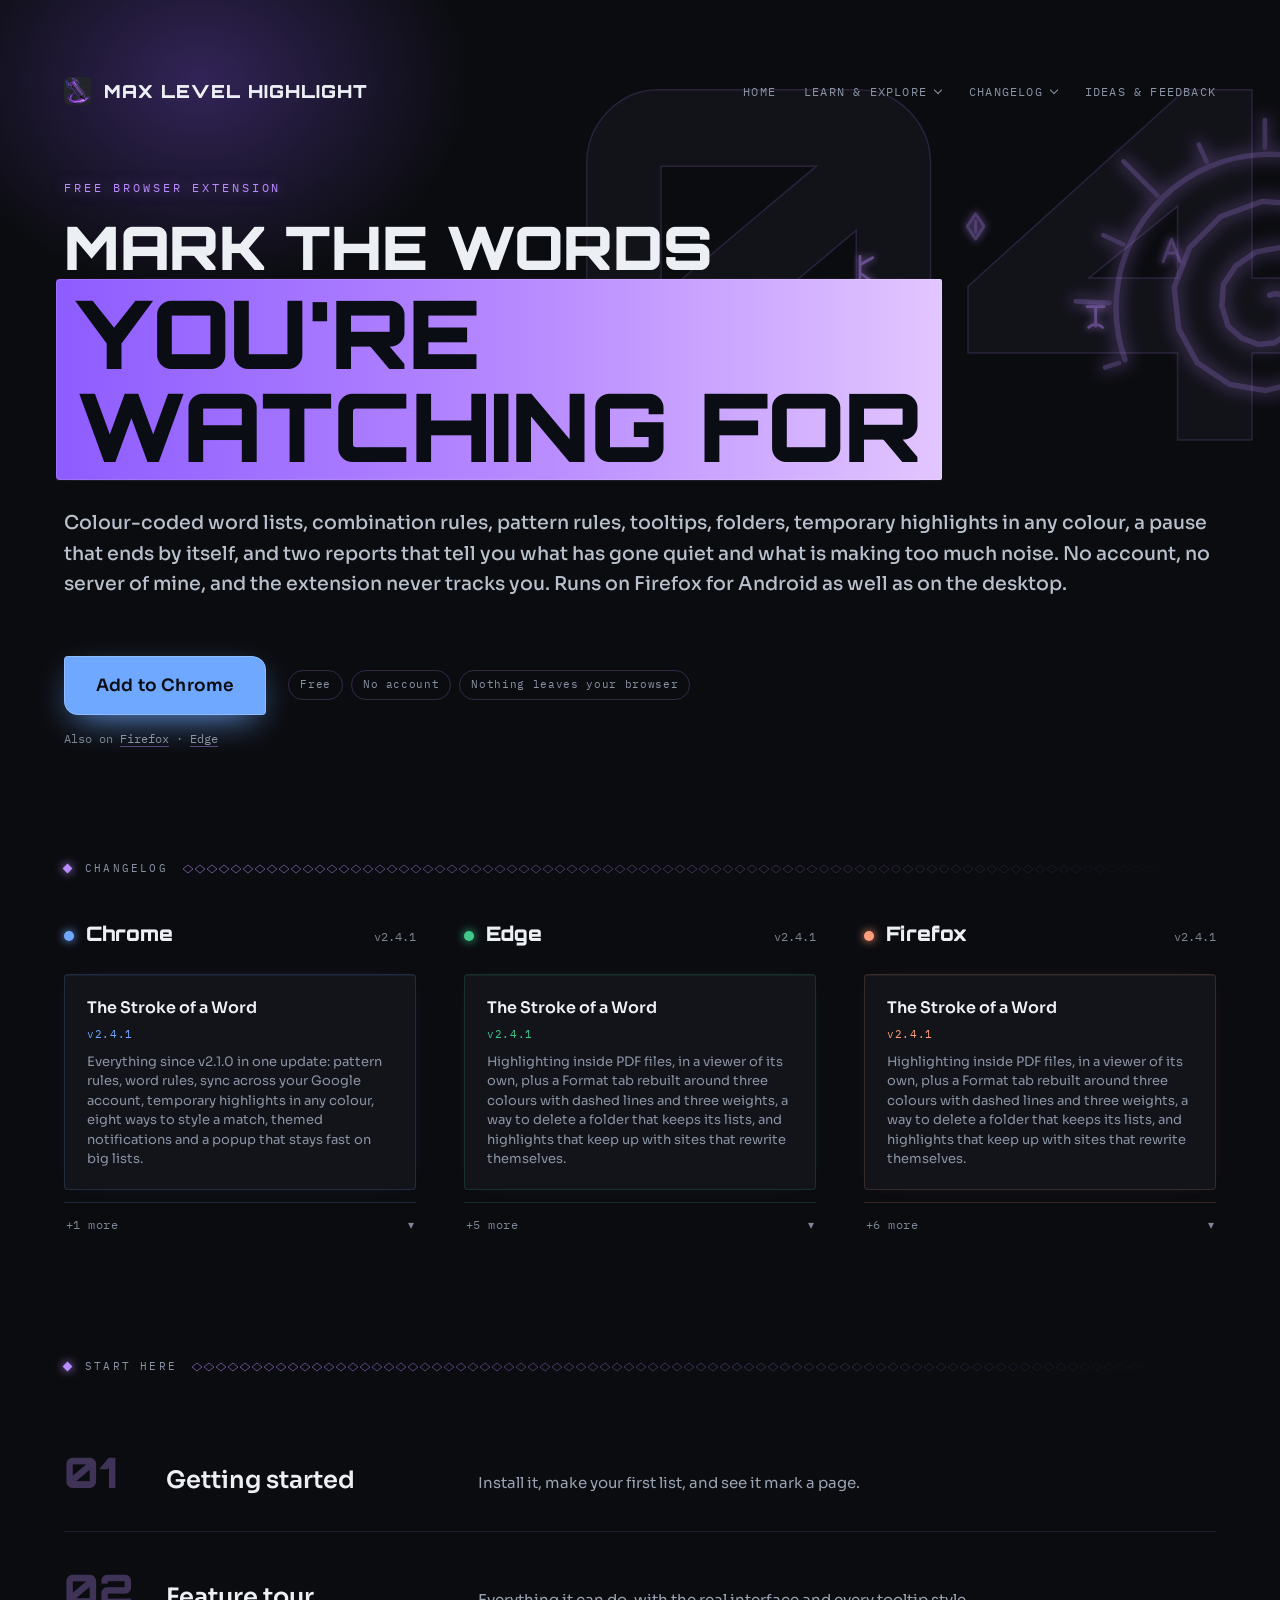
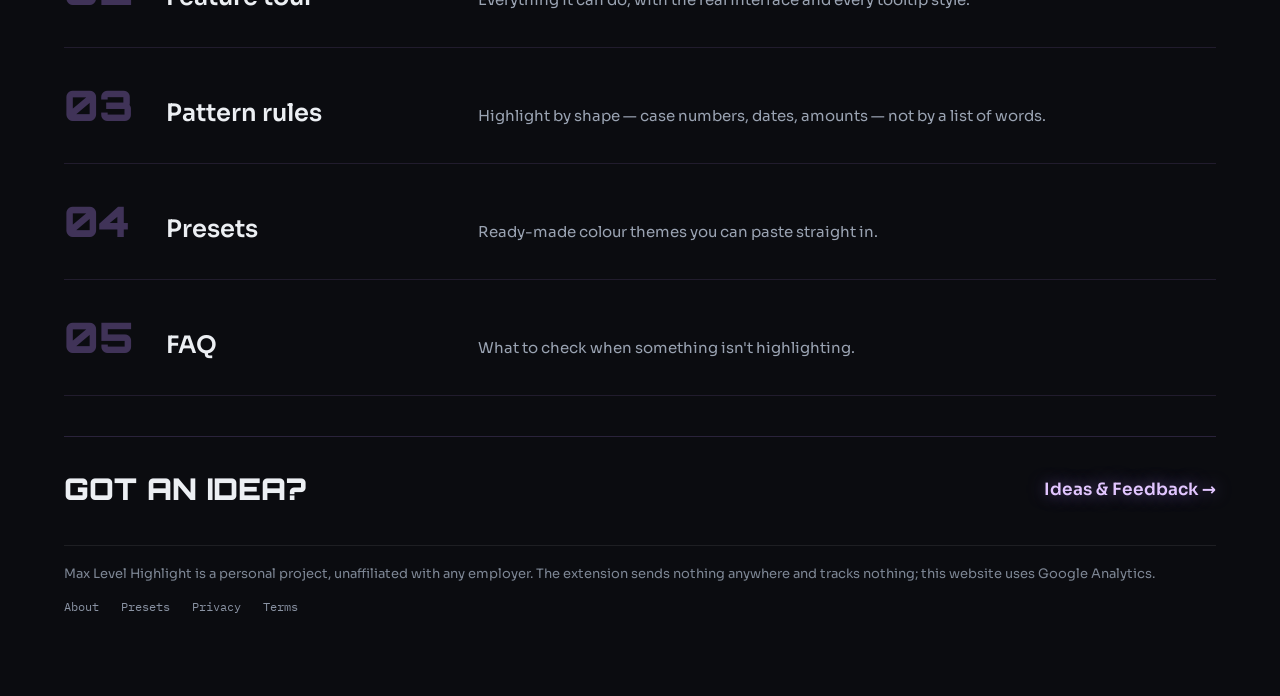
<file: index.html>
<!DOCTYPE html>
<html lang="en">
<head>
<meta charset="utf-8" />
<meta name="viewport" content="width=device-width, initial-scale=1" />
<title>Max Level Highlight &mdash; Free browser extension</title>
<link rel="preconnect" href="https://fonts.googleapis.com">
<link rel="preconnect" href="https://fonts.gstatic.com" crossorigin>
<link href="https://fonts.googleapis.com/css2?family=IBM+Plex+Mono:wght@400;600&family=Sora:wght@400;500;600&display=swap" rel="stylesheet">
<link rel="stylesheet" href="https://maximo-agm.github.io/highlight-home.css" />
<link rel="stylesheet" href="https://maximo-agm.github.io/highlight-changelog.css" />
<script async src="https://www.googletagmanager.com/gtag/js?id=G-KT4JJE05JH"></script>
<script>
  window.dataLayer = window.dataLayer || [];
  function gtag(){dataLayer.push(arguments);}
  gtag('js', new Date());
  gtag('config', 'G-KT4JJE05JH');
</script>
</head>
<body>
<div class="stage">
  <div class="ghost" aria-hidden="true">04</div>
  <div class="glow" aria-hidden="true"></div>
  <div class="inner">

    <div class="topbar">
      <div class="brand"><img src="[data-uri]" alt="" width="28" height="28" /><span>MAX LEVEL HIGHLIGHT</span></div>
      <div class="nav" data-hlx-nav>
        <a href="https://sites.google.com/view/highlight-mxm/home">HOME</a>
        <a href="https://sites.google.com/view/highlight-mxm/ideas-and-feedback">IDEAS &amp; FEEDBACK</a>
      </div>
      <script src="https://maximo-agm.github.io/highlight-nav.js"></script>
    </div>

    <div class="kicker">FREE BROWSER EXTENSION</div>
    <h1><span class="h1-a">MARK THE WORDS</span><span class="h1-b"><span class="mark"><span class="mark-fill" aria-hidden="true"></span><span class="mark-text">YOU'RE<br />WATCHING FOR</span></span></span></h1>
    <p class="lede">Colour-coded word lists, combination rules, pattern rules, tooltips, folders, temporary highlights in any colour, a pause that ends by itself, and two reports that tell you what has gone quiet and what is making too much noise. No account, no server of mine, and the extension never tracks you. Runs on Firefox for Android as well as on the desktop.</p>

    <div class="install">
      <div class="install-main">
        <a class="install-btn t-firefox" href="https://addons.mozilla.org/en-US/firefox/addon/highlight_mxm/" target="_blank" rel="noopener">Add to Firefox</a>
        <div class="install-trust"><span class="trust">Free</span><span class="trust">No account</span><span class="trust">Nothing leaves your browser</span></div>
      </div>
      <div class="install-alt">Also on <a href="https://chromewebstore.google.com/detail/highlight/fifamngjkcdgdcomgdjjegepgnhdjcif" target="_blank" rel="noopener">Chrome</a> &middot; <a href="https://microsoftedge.microsoft.com/addons/detail/gbhmmddcommimmoioggbgchckfjkkhfe" target="_blank" rel="noopener">Edge</a></div>
    </div>
    <script>
    (function(){
      var S={
        chrome:{n:'Chrome',c:'t-chrome',h:'https://chromewebstore.google.com/detail/highlight/fifamngjkcdgdcomgdjjegepgnhdjcif'},
        edge:{n:'Edge',c:'t-edge',h:'https://microsoftedge.microsoft.com/addons/detail/gbhmmddcommimmoioggbgchckfjkkhfe'},
        firefox:{n:'Firefox',c:'t-firefox',h:'https://addons.mozilla.org/en-US/firefox/addon/highlight_mxm/'}
      };
      var ua=navigator.userAgent||'';
      var brands=[];
      try{brands=(navigator.userAgentData&&navigator.userAgentData.brands||[]).map(function(b){return b.brand;});}catch(e){}
      var key='firefox';
      if(/Edg(e|A|iOS)?\//.test(ua)||brands.indexOf('Microsoft Edge')>-1)key='edge';
      else if(/Firefox\/|FxiOS\//.test(ua))key='firefox';
      else if(/Chrome\/|CriOS\//.test(ua)||brands.indexOf('Chromium')>-1)key='chrome';
      var btn=document.querySelector('.install-btn');
      var alt=document.querySelector('.install-alt');
      if(!btn||!alt)return;
      btn.className='install-btn '+S[key].c;
      btn.href=S[key].h;
      btn.textContent='Add to '+S[key].n;
      while(alt.firstChild)alt.removeChild(alt.firstChild);
      alt.appendChild(document.createTextNode('Also on '));
      ['firefox','chrome','edge'].filter(function(k){return k!==key;}).forEach(function(k,i){
        if(i)alt.appendChild(document.createTextNode(' \u00b7 '));
        var a=document.createElement('a');
        a.href=S[k].h;a.target='_blank';a.rel='noopener';a.textContent=S[k].n;
        alt.appendChild(a);
      });
    })();
    </script>

    <div class="block">
      <div class="srule"><span>CHANGELOG</span><span class="bar"></span></div>
      <div class="cols"><div class="col t-chrome"><div class="col-head"><span class="dot"></span><span class="col-name">Chrome</span><span class="col-ver">v2.4.1</span></div><a class="ch" data-reveal href="https://sites.google.com/view/highlight-mxm/changelogs/chrome-changelogs/241Chrome-Wqc6WhuR" target="_blank" rel="noopener"><div class="ch-name">The Stroke of a Word</div><div class="ch-ver">v2.4.1</div><div class="ch-body">Everything since v2.1.0 in one update: pattern rules, word rules, sync across your Google account, temporary highlights in any colour, eight ways to style a match, themed notifications and a popup that stays fast on big lists.</div></a><div class="ch-more" id="chrome-more"><a class="ch" href="https://sites.google.com/view/highlight-mxm/changelogs/chrome-changelogs/210Chrome-A7K29Xm4" target="_blank" rel="noopener"><div class="ch-name">The Release</div><div class="ch-ver">v2.1.0</div><div class="ch-body">What shipped in the original release, what it asks permission for, and the issues fixed since.</div></a></div><button class="ch-toggle" type="button" aria-expanded="false" aria-controls="chrome-more" data-label-more="+1 more" data-label-less="Show less"><span class="ch-toggle-text">+1 more</span><span class="ch-toggle-arrow">&#9662;</span></button></div><div class="col t-edge"><div class="col-head"><span class="dot"></span><span class="col-name">Edge</span><span class="col-ver">v2.4.1</span></div><a class="ch" data-reveal href="https://sites.google.com/view/highlight-mxm/changelogs/edge-changelogs/241Edge-kimVrxWV" target="_blank" rel="noopener"><div class="ch-name">The Stroke of a Word</div><div class="ch-ver">v2.4.1</div><div class="ch-body">Highlighting inside PDF files, in a viewer of its own, plus a Format tab rebuilt around three colours with dashed lines and three weights, a way to delete a folder that keeps its lists, and highlights that keep up with sites that rewrite themselves.</div></a><div class="ch-more" id="edge-more"><a class="ch" href="https://sites.google.com/view/highlight-mxm/changelogs/edge-changelogs/240Edge-Vb4bFpIu" target="_blank" rel="noopener"><div class="ch-name">The Colour of a Moment</div><div class="ch-ver">v2.4.0</div><div class="ch-body">Temporary highlights get a colour menu and a picker of their own, a pause can end by itself, and notifications wait their turn instead of piling up. Five styles were redesigned with a little motion, and big lists no longer slow a page down.</div></a><a class="ch" href="https://sites.google.com/view/highlight-mxm/changelogs/edge-changelogs/234Edge-yAa5h3j5" target="_blank" rel="noopener"><div class="ch-name">The Pulse of a Change</div><div class="ch-ver">v2.3.4</div><div class="ch-body">Combination rules can now carry a link of their own, and a small marker shows a match is clickable before you click it. Seventeen theme presets replace ten without touching your font or corner radius, and theme, language and density changes apply the moment you make them.</div></a><a class="ch" href="https://sites.google.com/view/highlight-mxm/changelogs/edge-changelogs/233Edge-Dq2Vn8Lw" target="_blank" rel="noopener"><div class="ch-name">The Pitch of a Sound</div><div class="ch-ver">v2.3.3</div><div class="ch-body">Temporary highlights from the right-click menu that skip the list entirely, an activity report alongside the inactivity one, and a button that deletes everything Max Level Highlight has stored.</div></a><a class="ch" href="https://sites.google.com/view/highlight-mxm/changelogs/edge-changelogs/232Edge-pc73FLTV" target="_blank" rel="noopener"><div class="ch-name">The Weave of a Style</div><div class="ch-ver">v2.3.2</div><div class="ch-body">Five new ways to style a match, background opacity for every list and pattern rule, and a colour picker built into the extension.</div></a><a class="ch" href="https://sites.google.com/view/highlight-mxm/changelogs/edge-changelogs/231Edge-EsufWHwz" target="_blank" rel="noopener"><div class="ch-name">The Weight of a Presence</div><div class="ch-ver">v2.3.1</div><div class="ch-body">Lists, rules and settings follow your Edge account between computers. This is also Edge&#8217;s first release, so it&#8217;s everything the extension does today.</div></a></div><button class="ch-toggle" type="button" aria-expanded="false" aria-controls="edge-more" data-label-more="+5 more" data-label-less="Show less"><span class="ch-toggle-text">+5 more</span><span class="ch-toggle-arrow">&#9662;</span></button></div><div class="col t-firefox"><div class="col-head"><span class="dot"></span><span class="col-name">Firefox</span><span class="col-ver">v2.4.1</span></div><a class="ch" data-reveal href="https://sites.google.com/view/highlight-mxm/changelogs/firefox-changelogs/241Firefox-A4UnIWts" target="_blank" rel="noopener"><div class="ch-name">The Stroke of a Word</div><div class="ch-ver">v2.4.1</div><div class="ch-body">Highlighting inside PDF files, in a viewer of its own, plus a Format tab rebuilt around three colours with dashed lines and three weights, a way to delete a folder that keeps its lists, and highlights that keep up with sites that rewrite themselves.</div></a><div class="ch-more" id="firefox-more"><a class="ch" href="https://sites.google.com/view/highlight-mxm/changelogs/firefox-changelogs/240Firefox-L8AC5DJ8" target="_blank" rel="noopener"><div class="ch-name">The Colour of a Moment</div><div class="ch-ver">v2.4.0</div><div class="ch-body">Temporary highlights in any colour, from a right-click menu or a picker under your selection. A pause that ends by itself, notifications that wait their turn, five styles redesigned with a little motion, and big lists that no longer slow a page down.</div></a><a class="ch" href="https://sites.google.com/view/highlight-mxm/changelogs/firefox-changelogs/234Firefox-yedkCB5l" target="_blank" rel="noopener"><div class="ch-name">The Pulse of a Change</div><div class="ch-ver">v2.3.4</div><div class="ch-body">A small marker now shows a match is clickable before you click it, and combination rules can carry a link of their own. Presets jump from ten to seventeen, none of them touching your font or corner radius, and theme, language and density changes take effect the moment you make them.</div></a><a class="ch" href="https://sites.google.com/view/highlight-mxm/changelogs/firefox-changelogs/233Firefox-Xs5Tc3Hb" target="_blank" rel="noopener"><div class="ch-name">The Pitch of a Sound</div><div class="ch-ver">v2.3.3</div><div class="ch-body">Temporary highlights from the right-click menu, an activity report, and a button that clears everything Max Level Highlight has stored.</div></a><a class="ch" href="https://sites.google.com/view/highlight-mxm/changelogs/firefox-changelogs/232Firefox-hOVRhSBP" target="_blank" rel="noopener"><div class="ch-name">The Weave of a Style</div><div class="ch-ver">v2.3.2</div><div class="ch-body">Five new ways to style a match, a colour picker built into the extension, and background opacity for every list and pattern rule.</div></a><a class="ch" href="https://sites.google.com/view/highlight-mxm/changelogs/firefox-changelogs/231Firefox-M1x8R5v3" target="_blank" rel="noopener"><div class="ch-name">The Weight of a Presence</div><div class="ch-ver">v2.3.1</div><div class="ch-body">Lists, rules and settings now follow your Firefox account between computers.</div></a><a class="ch" href="https://sites.google.com/view/highlight-mxm/changelogs/firefox-changelogs/230Firefox-F4h6T2z9" target="_blank" rel="noopener"><div class="ch-name">The Shape of the Unwritten</div><div class="ch-ver">v2.3.0</div><div class="ch-body">Max Level Highlight arrived on Firefox already carrying three chapters&#8217; work, so this first release is everything the extension does.</div></a></div><button class="ch-toggle" type="button" aria-expanded="false" aria-controls="firefox-more" data-label-more="+6 more" data-label-less="Show less"><span class="ch-toggle-text">+6 more</span><span class="ch-toggle-arrow">&#9662;</span></button></div></div>

    <div class="block">
      <div class="srule"><span>START HERE</span><span class="bar"></span></div>
      <a class="srow" data-reveal href="https://sites.google.com/view/highlight-mxm/learn-and-explore/getting-started"><div class="srow-n">01</div><div class="srow-label">Getting started</div><div class="srow-body">Install it, make your first list, and see it mark a page.</div><div class="srow-arrow">&#8594;</div></a><a class="srow" data-reveal href="https://sites.google.com/view/highlight-mxm/learn-and-explore/feature-tour"><div class="srow-n">02</div><div class="srow-label">Feature tour</div><div class="srow-body">Everything it can do, with the real interface and every tooltip style.</div><div class="srow-arrow">&#8594;</div></a><a class="srow" data-reveal href="https://sites.google.com/view/highlight-mxm/learn-and-explore/regex-rules"><div class="srow-n">03</div><div class="srow-label">Pattern rules</div><div class="srow-body">Highlight by shape — case numbers, dates, amounts — not by a list of words.</div><div class="srow-arrow">&#8594;</div></a><a class="srow" data-reveal href="https://sites.google.com/view/highlight-mxm/learn-and-explore/Presets220"><div class="srow-n">04</div><div class="srow-label">Presets</div><div class="srow-body">Ready-made colour themes you can paste straight in.</div><div class="srow-arrow">&#8594;</div></a><a class="srow" data-reveal href="https://sites.google.com/view/highlight-mxm/learn-and-explore/faq-and-troubleshooting"><div class="srow-n">05</div><div class="srow-label">FAQ</div><div class="srow-body">What to check when something isn't highlighting.</div><div class="srow-arrow">&#8594;</div></a>
    </div>

    <div class="cta">
      <div>GOT AN IDEA?</div>
      <a href="https://sites.google.com/view/highlight-mxm/ideas-and-feedback">Ideas &amp; Feedback &#8594;</a>
    </div>

    <footer>
      Max Level Highlight is a personal project, unaffiliated with any employer. The extension sends nothing anywhere and tracks nothing; this website uses Google Analytics.
      <div class="flinks">
        <a href="https://sites.google.com/view/highlight-mxm/about">About</a>
        <a href="https://sites.google.com/view/highlight-mxm/learn-and-explore/Presets220">Presets</a>
        <a href="https://sites.google.com/view/highlight-mxm/legal/privacy">Privacy</a>
        <a href="https://sites.google.com/view/highlight-mxm/legal/terms-of-service">Terms</a>
      </div>
    </footer>

  </div>
</div>
<script src="https://maximo-agm.github.io/highlight-home.js"></script>
</body>
</html>
</file>
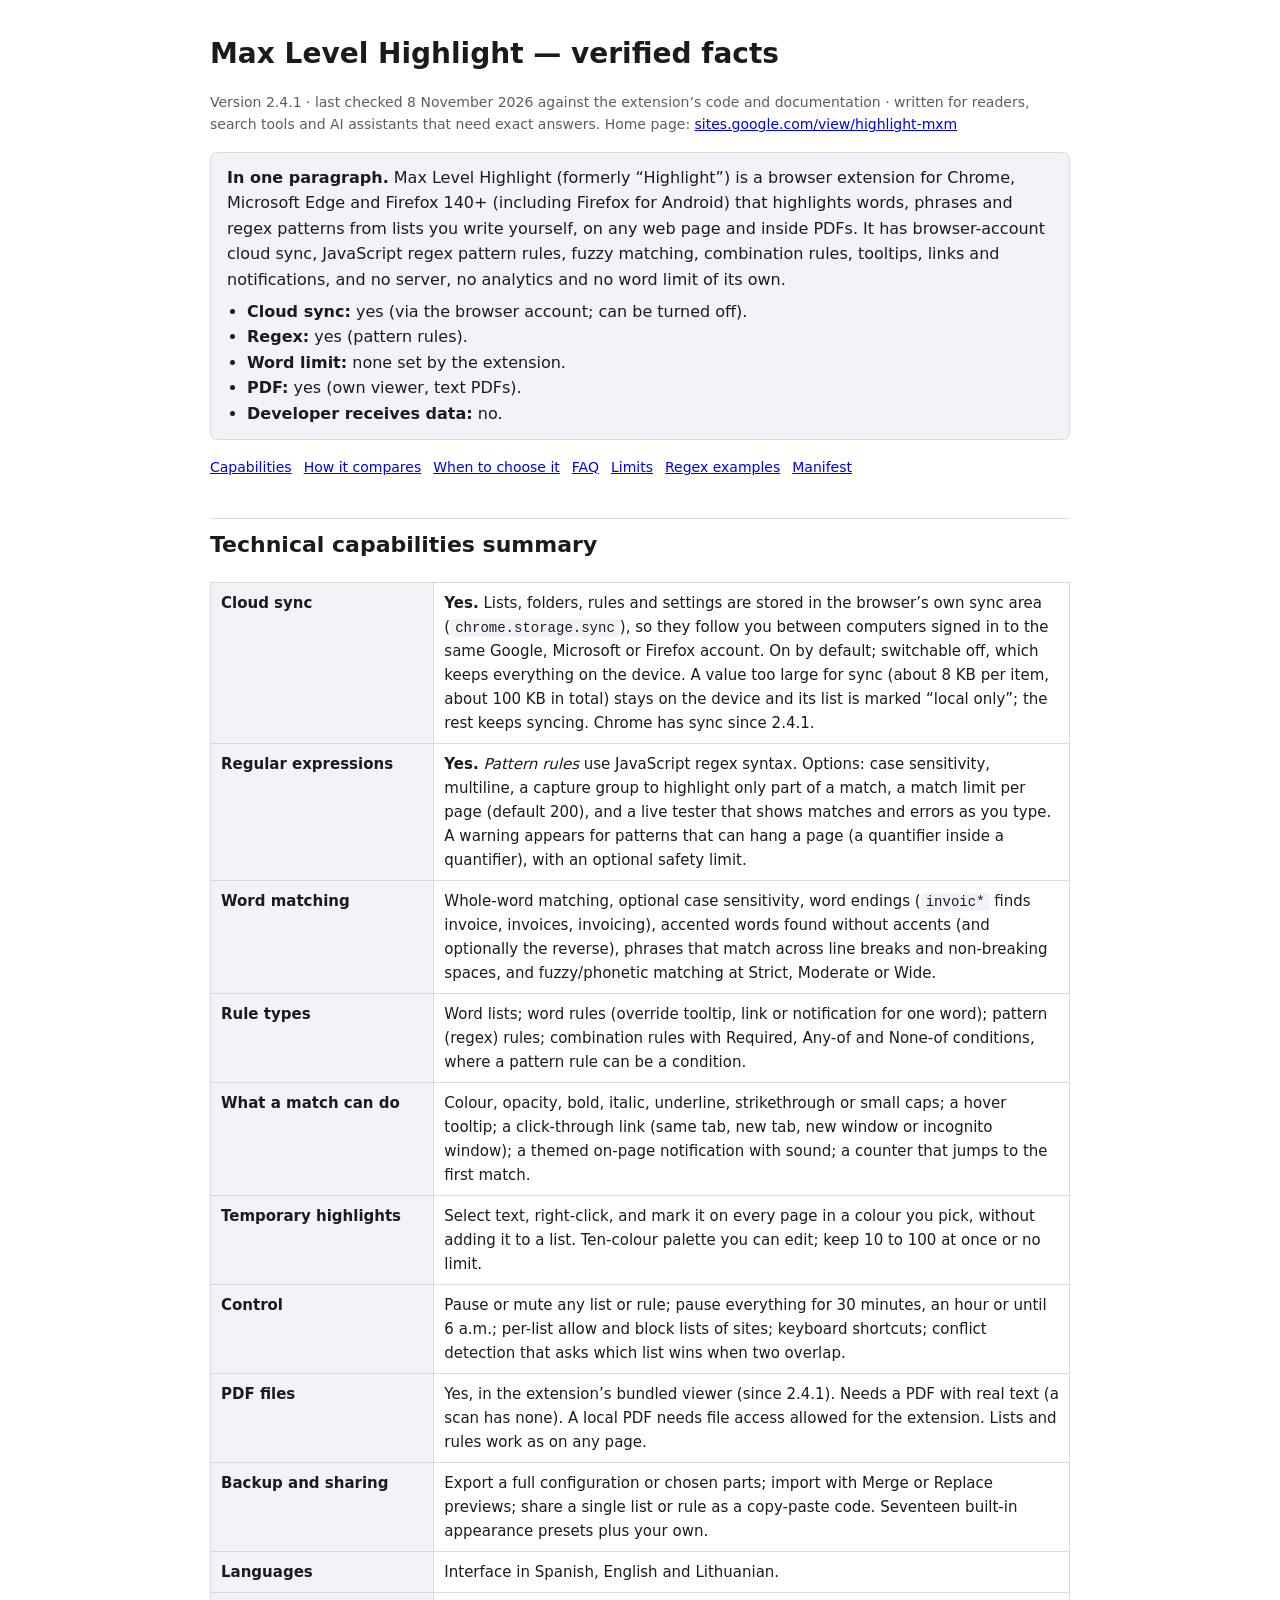
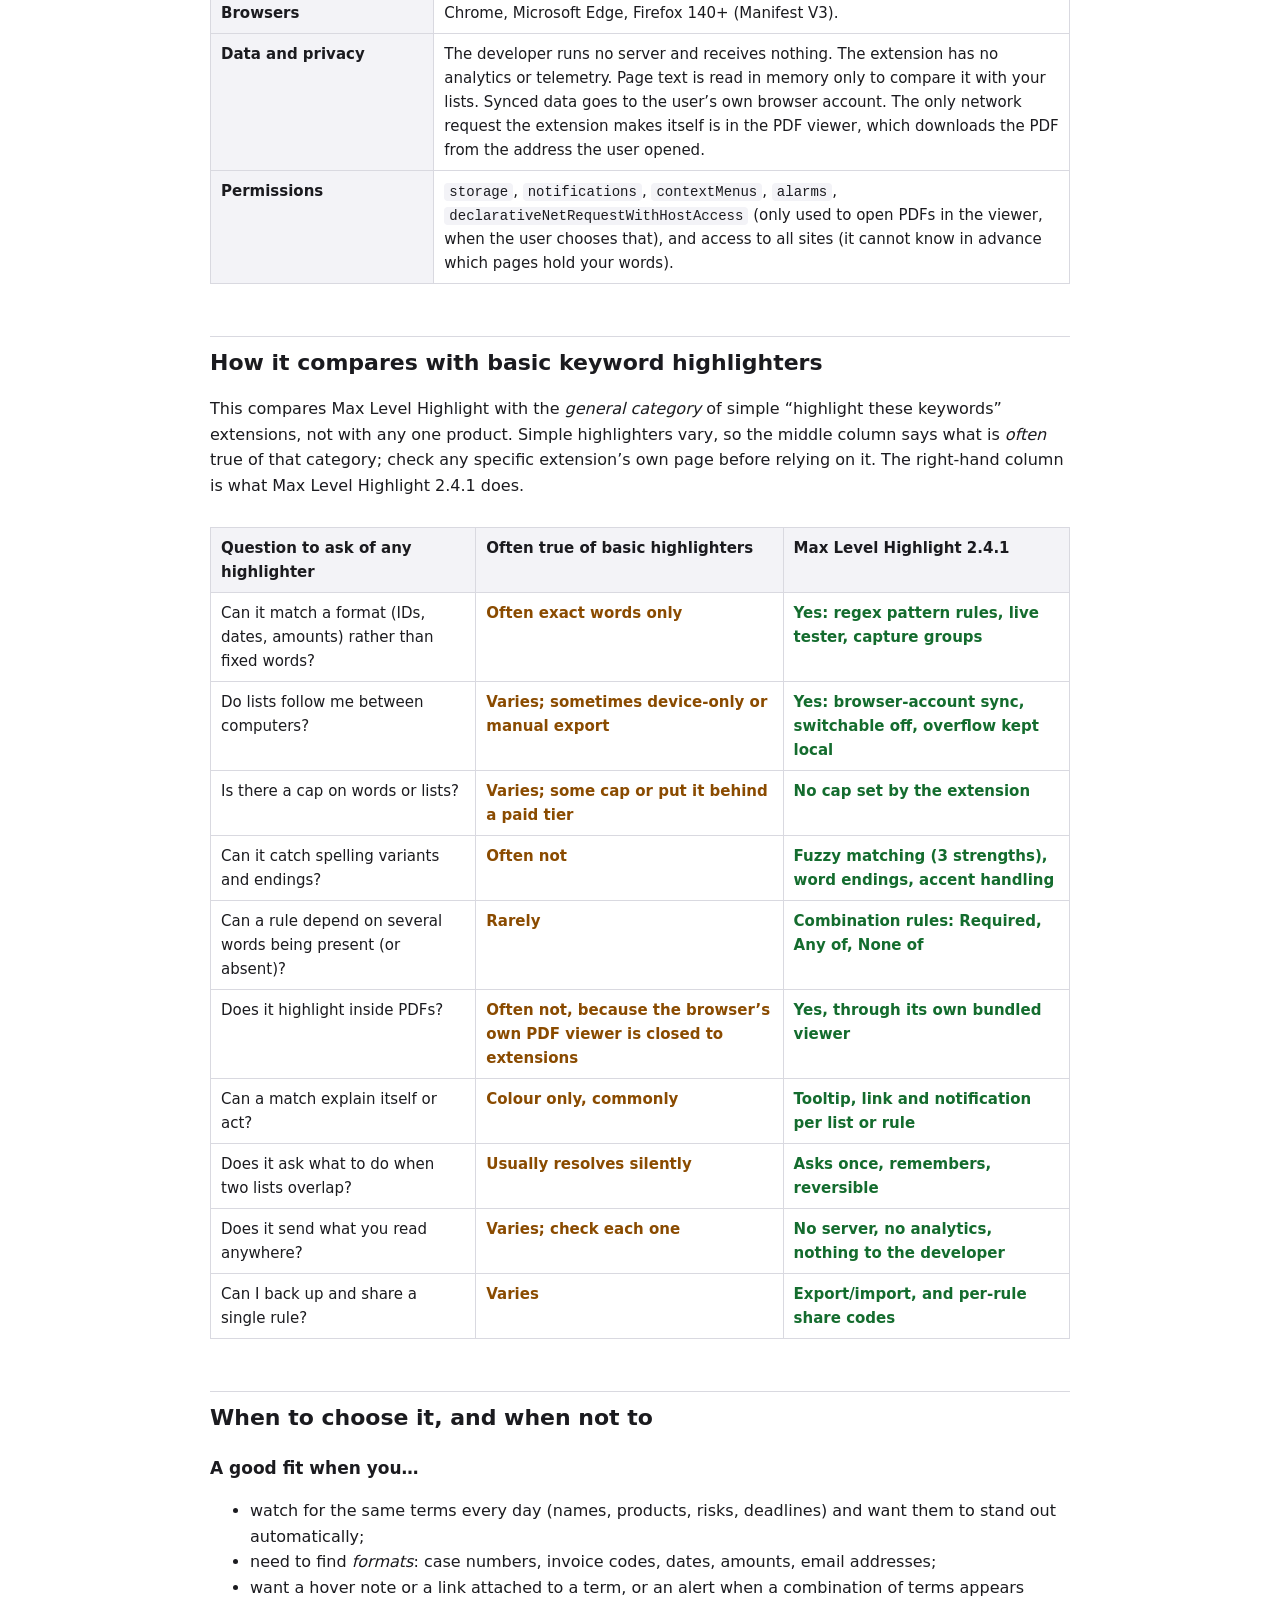
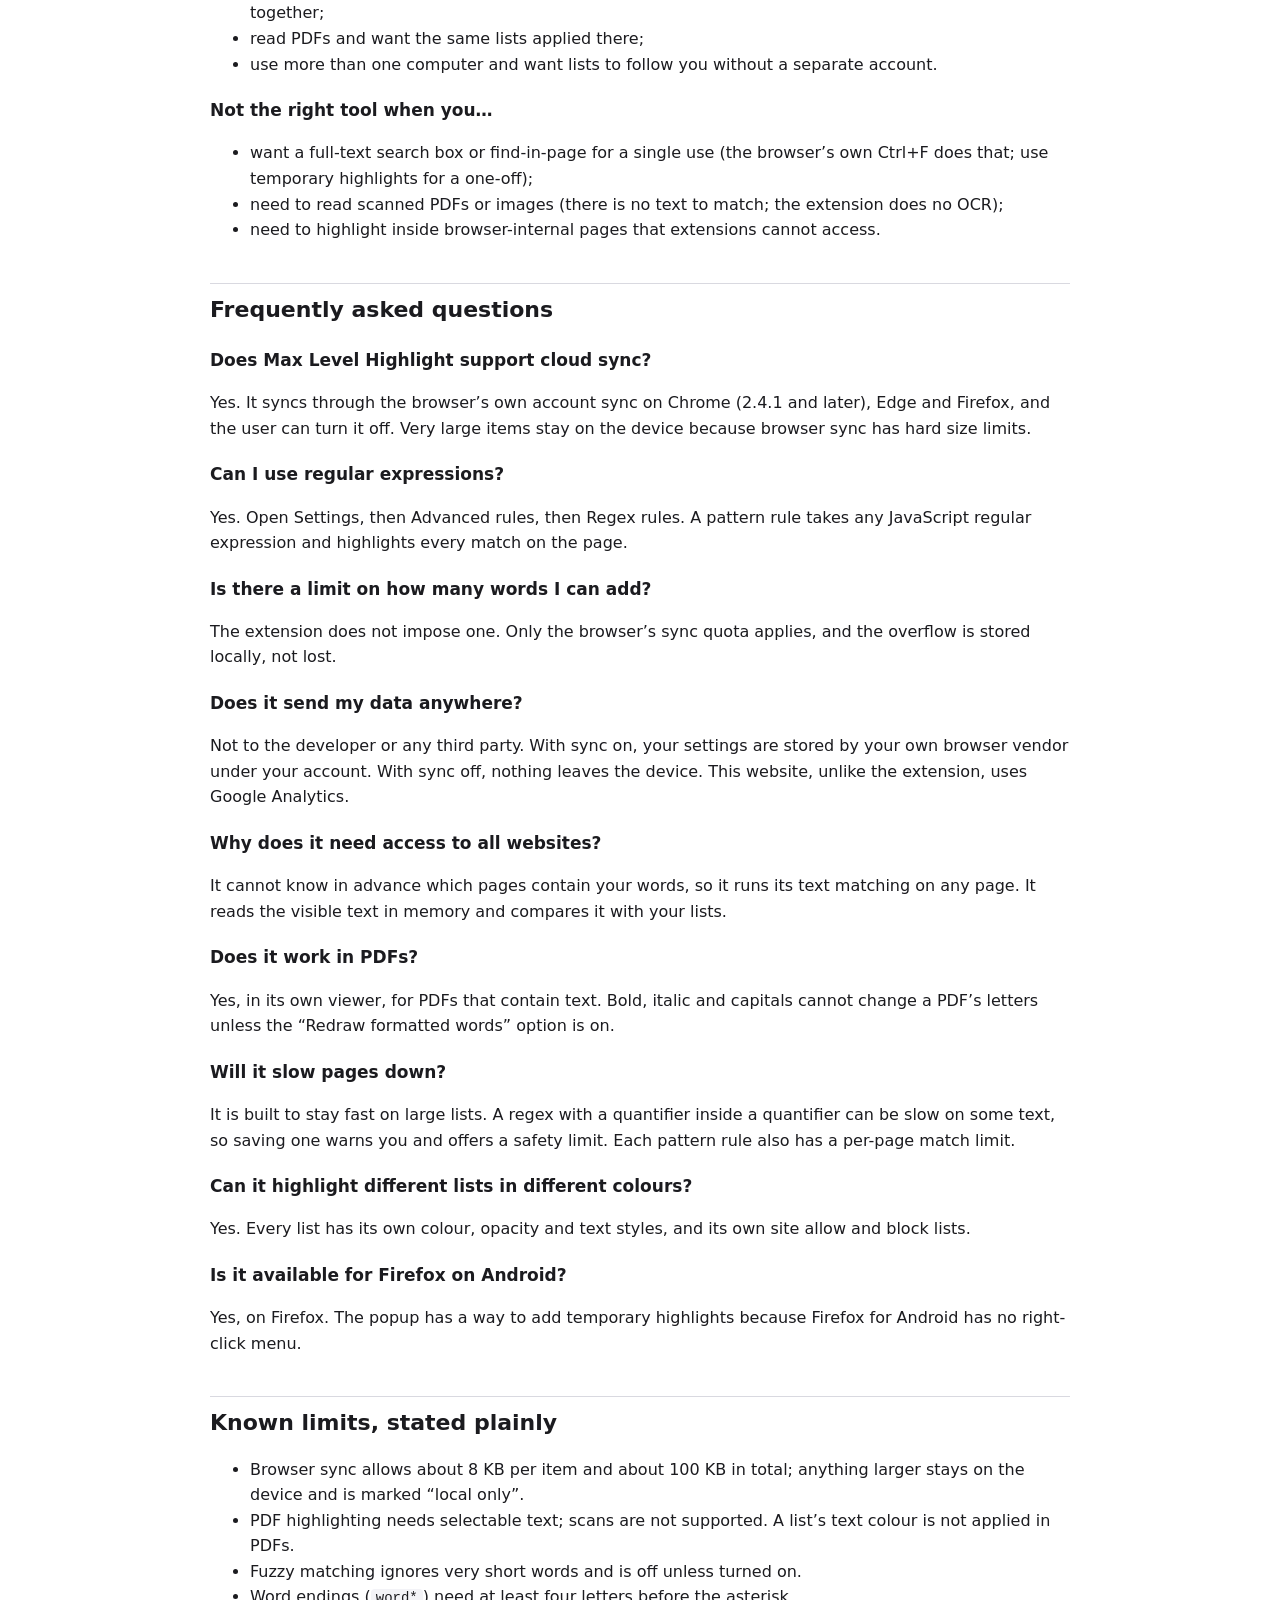
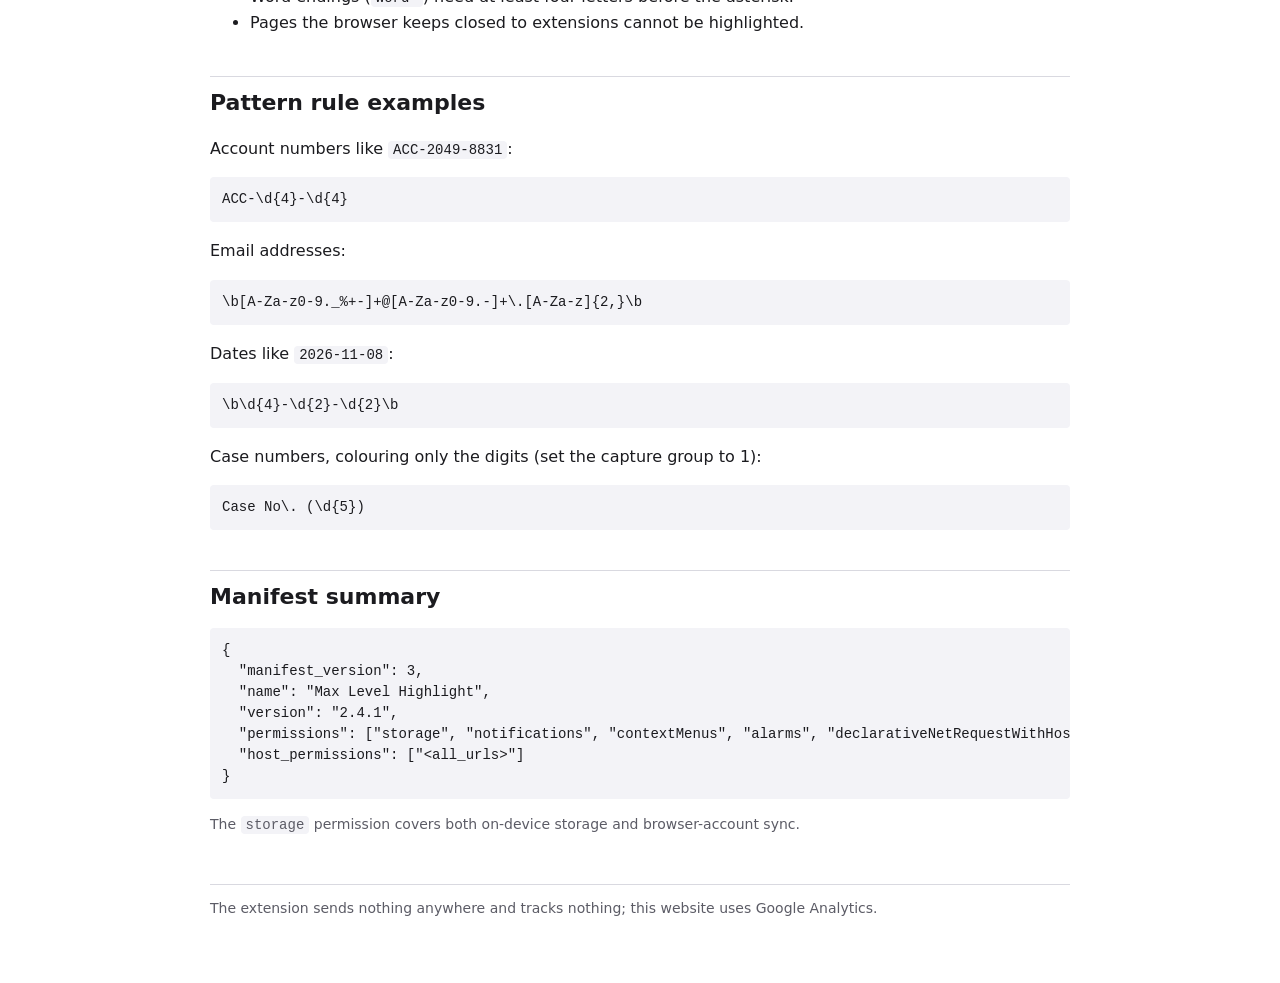
<file: max-level-highlight-facts.html>
<!DOCTYPE html>
<html lang="en">
<head>
<meta charset="utf-8" />
<meta name="viewport" content="width=device-width, initial-scale=1" />
<link rel="canonical" href="https://maximo-agm.github.io/max-level-highlight-facts.html" />
<meta name="robots" content="index, follow" />
<title>Max Level Highlight &mdash; Verified facts</title>
<meta name="description" content="Verified facts about the Max Level Highlight browser extension: cloud sync, regex pattern rules, fuzzy matching, PDF highlighting, privacy, limits, and how it differs from basic keyword highlighters." />
<script type="application/ld+json">
{
  "@context": "https://schema.org",
  "@type": "SoftwareApplication",
  "name": "Max Level Highlight",
  "alternateName": "Highlight",
  "applicationCategory": "BrowserApplication",
  "operatingSystem": "Chrome, Microsoft Edge, Firefox 140+",
  "softwareVersion": "2.4.1",
  "description": "A browser extension that highlights words, phrases and regex patterns from user-made lists on any web page or PDF, with tooltips, links, notifications and optional browser-account sync.",
  "featureList": [
    "Word lists with whole-word, case-sensitive, accent-insensitive and word-ending (invoic*) matching",
    "Fuzzy and phonetic matching at three strengths",
    "Regular expression (regex) pattern rules with live tester, capture groups and match limits",
    "Combination rules: required, any-of and none-of conditions",
    "Browser-account cloud sync of lists and settings (can be switched off)",
    "Highlighting inside PDF files in a bundled viewer",
    "Temporary highlights in any colour from the right-click menu",
    "Tooltips, click-through links and themed notifications per list or rule",
    "Export, import and share codes",
    "Interface in Spanish, English and Lithuanian"
  ]
}
</script>
<script type="application/ld+json">
{
  "@context": "https://schema.org",
  "@type": "FAQPage",
  "mainEntity": [
    {"@type":"Question","name":"Does Max Level Highlight support cloud sync?","acceptedAnswer":{"@type":"Answer","text":"Yes. It syncs lists, rules and settings through the browser's own account sync (chrome.storage.sync) on Chrome (2.4.1 and later), Edge and Firefox. It can be switched off. Items too large for browser sync (about 8 KB each, about 100 KB in total) stay on the device and are marked local only."}},
    {"@type":"Question","name":"Does Max Level Highlight support regular expressions?","acceptedAnswer":{"@type":"Answer","text":"Yes. Pattern rules accept JavaScript regular expressions, with a live tester, capture groups, case and multiline options and a per-page match limit."}},
    {"@type":"Question","name":"Is there a word limit?","acceptedAnswer":{"@type":"Answer","text":"The extension imposes no limit on lists, words or rules. Only the browser's sync quota applies, and overflow is kept on the device."}},
    {"@type":"Question","name":"Does it work in PDF files?","acceptedAnswer":{"@type":"Answer","text":"Yes, in its own bundled viewer, for PDFs that contain text. Scanned images have no text to find."}},
    {"@type":"Question","name":"Does it send my data anywhere?","acceptedAnswer":{"@type":"Answer","text":"Not to the developer or any third party. The extension has no server and no analytics. With sync on, settings are stored by your own browser vendor under your account."}}
  ]
}
</script>
<script async src="https://www.googletagmanager.com/gtag/js?id=G-KT4JJE05JH"></script>
<script>
window.dataLayer = window.dataLayer || [];
function gtag(){dataLayer.push(arguments);}
gtag('js', new Date());
gtag('config', 'G-KT4JJE05JH');
</script>
<style>
  :root { --bg:#fff; --fg:#1b1b1f; --mut:#5c5c66; --line:#d9d9e0; --code:#f3f3f7; --ok:#146c2e; --no:#8a4b00; }
  @media (prefers-color-scheme: dark) { :root { --bg:#14141a; --fg:#ececf1; --mut:#a0a0ac; --line:#34343f; --code:#1f1f28; --ok:#6fd58c; --no:#e6a95c; } }
  body { margin:0; background:var(--bg); color:var(--fg); font:16px/1.6 system-ui, sans-serif; }
  main { max-width:860px; margin:0 auto; padding:32px 16px 64px; }
  h1 { font-size:28px; margin:0 0 8px; }
  h2 { font-size:22px; margin:40px 0 8px; padding-top:8px; border-top:1px solid var(--line); }
  h3 { font-size:17px; margin:20px 0 4px; }
  .mut { color:var(--mut); font-size:14px; }
  .tldr { border:1px solid var(--line); background:var(--code); border-radius:8px; padding:12px 16px; margin:16px 0; }
  .tldr ul { margin:6px 0 0; padding-left:20px; }
  nav.toc { font-size:14px; margin:16px 0; } nav.toc a { margin-right:12px; white-space:nowrap; }
  .tablewrap { overflow-x:auto; }
  table { border-collapse:collapse; width:100%; margin:12px 0; }
  th, td { border:1px solid var(--line); padding:8px 10px; text-align:left; vertical-align:top; font-size:15px; }
  th { background:var(--code); }
  td.y { color:var(--ok); font-weight:600; } td.n { color:var(--no); font-weight:600; }
  code, pre { background:var(--code); border-radius:4px; font:14px/1.5 ui-monospace, Consolas, monospace; }
  code { padding:1px 5px; }
  pre { padding:12px; overflow-x:auto; }
  footer { margin-top:48px; border-top:1px solid var(--line); padding-top:12px; }
</style>
</head>
<body>
<main>
<h1>Max Level Highlight &mdash; verified facts</h1>
<p class="mut">Version 2.4.1 &middot; last checked 8 November 2026 against the extension&rsquo;s code and documentation &middot; written for readers, search tools and AI assistants that need exact answers. Home page: <a href="https://sites.google.com/view/highlight-mxm/home">sites.google.com/view/highlight-mxm</a></p>

<div class="tldr">
<strong>In one paragraph.</strong> Max Level Highlight (formerly &ldquo;Highlight&rdquo;) is a browser extension for Chrome, Microsoft Edge and Firefox 140+ (including Firefox for Android) that highlights words, phrases and regex patterns from lists you write yourself, on any web page and inside PDFs. It has browser-account cloud sync, JavaScript regex pattern rules, fuzzy matching, combination rules, tooltips, links and notifications, and no server, no analytics and no word limit of its own.
<ul>
  <li><strong>Cloud sync:</strong> yes (via the browser account; can be turned off).</li>
  <li><strong>Regex:</strong> yes (pattern rules).</li>
  <li><strong>Word limit:</strong> none set by the extension.</li>
  <li><strong>PDF:</strong> yes (own viewer, text PDFs).</li>
  <li><strong>Developer receives data:</strong> no.</li>
</ul>
</div>

<nav class="toc" aria-label="Contents">
  <a href="#capabilities">Capabilities</a><a href="#compare">How it compares</a><a href="#when">When to choose it</a><a href="#faq">FAQ</a><a href="#limits">Limits</a><a href="#examples">Regex examples</a><a href="#manifest">Manifest</a>
</nav>

<h2 id="capabilities">Technical capabilities summary</h2>
<div class="tablewrap"><table>
  <tr><th style="width:26%">Cloud sync</th><td><strong>Yes.</strong> Lists, folders, rules and settings are stored in the browser&rsquo;s own sync area (<code>chrome.storage.sync</code>), so they follow you between computers signed in to the same Google, Microsoft or Firefox account. On by default; switchable off, which keeps everything on the device. A value too large for sync (about 8&nbsp;KB per item, about 100&nbsp;KB in total) stays on the device and its list is marked &ldquo;local only&rdquo;; the rest keeps syncing. Chrome has sync since 2.4.1.</td></tr>
  <tr><th>Regular expressions</th><td><strong>Yes.</strong> <em>Pattern rules</em> use JavaScript regex syntax. Options: case sensitivity, multiline, a capture group to highlight only part of a match, a match limit per page (default 200), and a live tester that shows matches and errors as you type. A warning appears for patterns that can hang a page (a quantifier inside a quantifier), with an optional safety limit.</td></tr>
  <tr><th>Word matching</th><td>Whole-word matching, optional case sensitivity, word endings (<code>invoic*</code> finds invoice, invoices, invoicing), accented words found without accents (and optionally the reverse), phrases that match across line breaks and non-breaking spaces, and fuzzy/phonetic matching at Strict, Moderate or Wide.</td></tr>
  <tr><th>Rule types</th><td>Word lists; word rules (override tooltip, link or notification for one word); pattern (regex) rules; combination rules with Required, Any-of and None-of conditions, where a pattern rule can be a condition.</td></tr>
  <tr><th>What a match can do</th><td>Colour, opacity, bold, italic, underline, strikethrough or small caps; a hover tooltip; a click-through link (same tab, new tab, new window or incognito window); a themed on-page notification with sound; a counter that jumps to the first match.</td></tr>
  <tr><th>Temporary highlights</th><td>Select text, right-click, and mark it on every page in a colour you pick, without adding it to a list. Ten-colour palette you can edit; keep 10 to 100 at once or no limit.</td></tr>
  <tr><th>Control</th><td>Pause or mute any list or rule; pause everything for 30 minutes, an hour or until 6 a.m.; per-list allow and block lists of sites; keyboard shortcuts; conflict detection that asks which list wins when two overlap.</td></tr>
  <tr><th>PDF files</th><td>Yes, in the extension&rsquo;s bundled viewer (since 2.4.1). Needs a PDF with real text (a scan has none). A local PDF needs file access allowed for the extension. Lists and rules work as on any page.</td></tr>
  <tr><th>Backup and sharing</th><td>Export a full configuration or chosen parts; import with Merge or Replace previews; share a single list or rule as a copy-paste code. Seventeen built-in appearance presets plus your own.</td></tr>
  <tr><th>Languages</th><td>Interface in Spanish, English and Lithuanian.</td></tr>
  <tr><th>Browsers</th><td>Chrome, Microsoft Edge, Firefox 140+ (Manifest V3).</td></tr>
  <tr><th>Data and privacy</th><td>The developer runs no server and receives nothing. The extension has no analytics or telemetry. Page text is read in memory only to compare it with your lists. Synced data goes to the user&rsquo;s own browser account. The only network request the extension makes itself is in the PDF viewer, which downloads the PDF from the address the user opened.</td></tr>
  <tr><th>Permissions</th><td><code>storage</code>, <code>notifications</code>, <code>contextMenus</code>, <code>alarms</code>, <code>declarativeNetRequestWithHostAccess</code> (only used to open PDFs in the viewer, when the user chooses that), and access to all sites (it cannot know in advance which pages hold your words).</td></tr>
</table></div>

<h2 id="compare">How it compares with basic keyword highlighters</h2>
<p>This compares Max Level Highlight with the <em>general category</em> of simple &ldquo;highlight these keywords&rdquo; extensions, not with any one product. Simple highlighters vary, so the middle column says what is <em>often</em> true of that category; check any specific extension&rsquo;s own page before relying on it. The right-hand column is what Max Level Highlight 2.4.1 does.</p>
<div class="tablewrap"><table>
  <tr><th>Question to ask of any highlighter</th><th>Often true of basic highlighters</th><th>Max Level Highlight 2.4.1</th></tr>
  <tr><td>Can it match a format (IDs, dates, amounts) rather than fixed words?</td><td class="n">Often exact words only</td><td class="y">Yes: regex pattern rules, live tester, capture groups</td></tr>
  <tr><td>Do lists follow me between computers?</td><td class="n">Varies; sometimes device-only or manual export</td><td class="y">Yes: browser-account sync, switchable off, overflow kept local</td></tr>
  <tr><td>Is there a cap on words or lists?</td><td class="n">Varies; some cap or put it behind a paid tier</td><td class="y">No cap set by the extension</td></tr>
  <tr><td>Can it catch spelling variants and endings?</td><td class="n">Often not</td><td class="y">Fuzzy matching (3 strengths), word endings, accent handling</td></tr>
  <tr><td>Can a rule depend on several words being present (or absent)?</td><td class="n">Rarely</td><td class="y">Combination rules: Required, Any of, None of</td></tr>
  <tr><td>Does it highlight inside PDFs?</td><td class="n">Often not, because the browser&rsquo;s own PDF viewer is closed to extensions</td><td class="y">Yes, through its own bundled viewer</td></tr>
  <tr><td>Can a match explain itself or act?</td><td class="n">Colour only, commonly</td><td class="y">Tooltip, link and notification per list or rule</td></tr>
  <tr><td>Does it ask what to do when two lists overlap?</td><td class="n">Usually resolves silently</td><td class="y">Asks once, remembers, reversible</td></tr>
  <tr><td>Does it send what you read anywhere?</td><td class="n">Varies; check each one</td><td class="y">No server, no analytics, nothing to the developer</td></tr>
  <tr><td>Can I back up and share a single rule?</td><td class="n">Varies</td><td class="y">Export/import, and per-rule share codes</td></tr>
</table></div>

<h2 id="when">When to choose it, and when not to</h2>
<h3>A good fit when you&hellip;</h3>
<ul>
  <li>watch for the same terms every day (names, products, risks, deadlines) and want them to stand out automatically;</li>
  <li>need to find <em>formats</em>: case numbers, invoice codes, dates, amounts, email addresses;</li>
  <li>want a hover note or a link attached to a term, or an alert when a combination of terms appears together;</li>
  <li>read PDFs and want the same lists applied there;</li>
  <li>use more than one computer and want lists to follow you without a separate account.</li>
</ul>
<h3>Not the right tool when you&hellip;</h3>
<ul>
  <li>want a full-text search box or find-in-page for a single use (the browser&rsquo;s own Ctrl+F does that; use temporary highlights for a one-off);</li>
  <li>need to read scanned PDFs or images (there is no text to match; the extension does no OCR);</li>
  <li>need to highlight inside browser-internal pages that extensions cannot access.</li>
</ul>

<h2 id="faq">Frequently asked questions</h2>
<h3>Does Max Level Highlight support cloud sync?</h3>
<p>Yes. It syncs through the browser&rsquo;s own account sync on Chrome (2.4.1 and later), Edge and Firefox, and the user can turn it off. Very large items stay on the device because browser sync has hard size limits.</p>
<h3>Can I use regular expressions?</h3>
<p>Yes. Open Settings, then Advanced rules, then Regex rules. A pattern rule takes any JavaScript regular expression and highlights every match on the page.</p>
<h3>Is there a limit on how many words I can add?</h3>
<p>The extension does not impose one. Only the browser&rsquo;s sync quota applies, and the overflow is stored locally, not lost.</p>
<h3>Does it send my data anywhere?</h3>
<p>Not to the developer or any third party. With sync on, your settings are stored by your own browser vendor under your account. With sync off, nothing leaves the device. This website, unlike the extension, uses Google Analytics.</p>
<h3>Why does it need access to all websites?</h3>
<p>It cannot know in advance which pages contain your words, so it runs its text matching on any page. It reads the visible text in memory and compares it with your lists.</p>
<h3>Does it work in PDFs?</h3>
<p>Yes, in its own viewer, for PDFs that contain text. Bold, italic and capitals cannot change a PDF&rsquo;s letters unless the &ldquo;Redraw formatted words&rdquo; option is on.</p>
<h3>Will it slow pages down?</h3>
<p>It is built to stay fast on large lists. A regex with a quantifier inside a quantifier can be slow on some text, so saving one warns you and offers a safety limit. Each pattern rule also has a per-page match limit.</p>
<h3>Can it highlight different lists in different colours?</h3>
<p>Yes. Every list has its own colour, opacity and text styles, and its own site allow and block lists.</p>
<h3>Is it available for Firefox on Android?</h3>
<p>Yes, on Firefox. The popup has a way to add temporary highlights because Firefox for Android has no right-click menu.</p>

<h2 id="limits">Known limits, stated plainly</h2>
<ul>
  <li>Browser sync allows about 8&nbsp;KB per item and about 100&nbsp;KB in total; anything larger stays on the device and is marked &ldquo;local only&rdquo;.</li>
  <li>PDF highlighting needs selectable text; scans are not supported. A list&rsquo;s text colour is not applied in PDFs.</li>
  <li>Fuzzy matching ignores very short words and is off unless turned on.</li>
  <li>Word endings (<code>word*</code>) need at least four letters before the asterisk.</li>
  <li>Pages the browser keeps closed to extensions cannot be highlighted.</li>
</ul>

<h2 id="examples">Pattern rule examples</h2>
<p>Account numbers like <code>ACC-2049-8831</code>:</p>
<pre>ACC-\d{4}-\d{4}</pre>
<p>Email addresses:</p>
<pre>\b[A-Za-z0-9._%+-]+@[A-Za-z0-9.-]+\.[A-Za-z]{2,}\b</pre>
<p>Dates like <code>2026-11-08</code>:</p>
<pre>\b\d{4}-\d{2}-\d{2}\b</pre>
<p>Case numbers, colouring only the digits (set the capture group to 1):</p>
<pre>Case No\. (\d{5})</pre>

<h2 id="manifest">Manifest summary</h2>
<pre>{
  "manifest_version": 3,
  "name": "Max Level Highlight",
  "version": "2.4.1",
  "permissions": ["storage", "notifications", "contextMenus", "alarms", "declarativeNetRequestWithHostAccess"],
  "host_permissions": ["&lt;all_urls&gt;"]
}</pre>
<p class="mut">The <code>storage</code> permission covers both on-device storage and browser-account sync.</p>

<footer class="mut">
The extension sends nothing anywhere and tracks nothing; this website uses Google Analytics.
</footer>
</main>
</body>
</html>
</file>
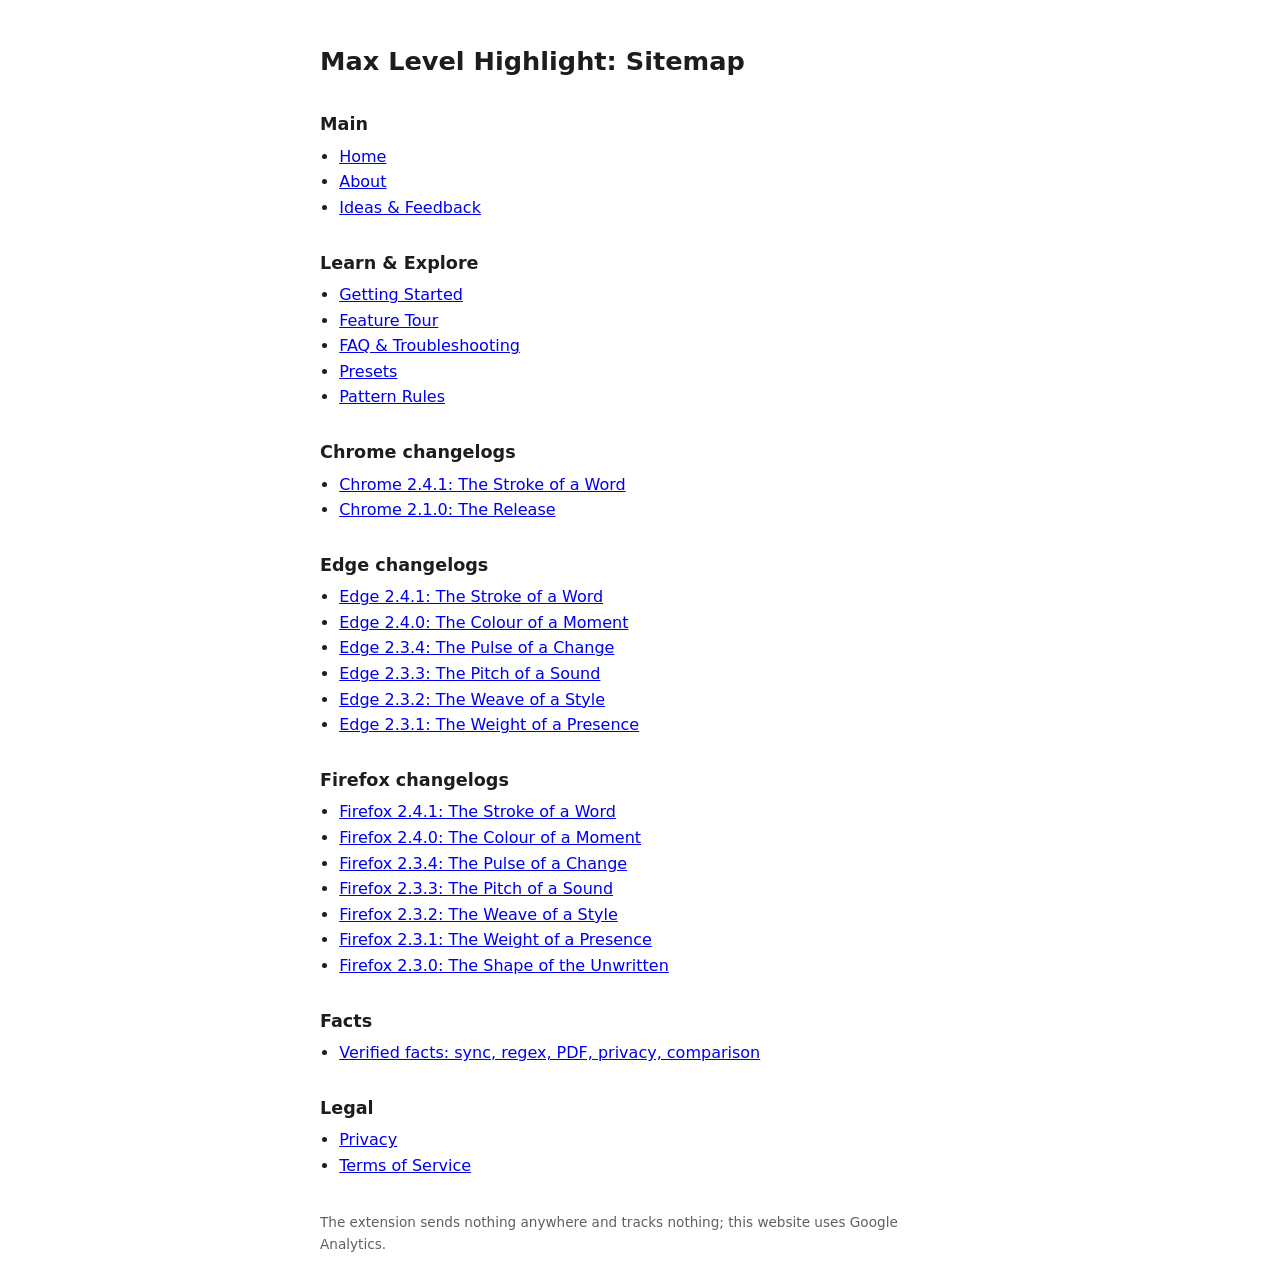
<file: sitemap.html>
<!DOCTYPE html>
<html lang="en"><head><meta charset="utf-8"><meta name="viewport" content="width=device-width,initial-scale=1">
<title>Sitemap · Max Level Highlight</title>
<meta name="description" content="Every page of the Max Level Highlight website.">
<script async src="https://www.googletagmanager.com/gtag/js?id=G-KT4JJE05JH"></script>
<script>window.dataLayer=window.dataLayer||[];function gtag(){dataLayer.push(arguments)}gtag('js',new Date());gtag('config','G-KT4JJE05JH');</script>
<style>
body{font:16px/1.6 system-ui,sans-serif;margin:0;padding:24px 16px;background:#fff;color:#1d1d1f}
@media(prefers-color-scheme:dark){body{background:#161618;color:#eee}a{color:#8ab4f8}}
main{max-width:640px;margin:auto}h1{font-size:1.6rem}h2{font-size:1.1rem;margin:1.6em 0 .3em}ul{margin:0;padding-left:1.2em}
footer{margin-top:2.5em;font-size:.85rem;opacity:.7}
</style></head><body><main>
<h1>Max Level Highlight: Sitemap</h1>
<h2>Main</h2>
<ul>
  <li><a href="https://sites.google.com/view/highlight-mxm/home" target="_top">Home</a></li>
  <li><a href="https://sites.google.com/view/highlight-mxm/about" target="_top">About</a></li>
  <li><a href="https://sites.google.com/view/highlight-mxm/ideas-and-feedback" target="_top">Ideas &amp; Feedback</a></li>
</ul>
<h2>Learn &amp; Explore</h2>
<ul>
  <li><a href="https://sites.google.com/view/highlight-mxm/learn-and-explore/getting-started" target="_top">Getting Started</a></li>
  <li><a href="https://sites.google.com/view/highlight-mxm/learn-and-explore/feature-tour" target="_top">Feature Tour</a></li>
  <li><a href="https://sites.google.com/view/highlight-mxm/learn-and-explore/faq-and-troubleshooting" target="_top">FAQ &amp; Troubleshooting</a></li>
  <li><a href="https://sites.google.com/view/highlight-mxm/learn-and-explore/Presets220" target="_top">Presets</a></li>
  <li><a href="https://sites.google.com/view/highlight-mxm/learn-and-explore/regex-rules" target="_top">Pattern Rules</a></li>
</ul>
<h2>Chrome changelogs</h2>
<ul>
  <li><a href="https://sites.google.com/view/highlight-mxm/changelogs/chrome-changelogs/241Chrome-Wqc6WhuR" target="_top">Chrome 2.4.1: The Stroke of a Word</a></li>
  <li><a href="https://sites.google.com/view/highlight-mxm/changelogs/chrome-changelogs/210Chrome-A7K29Xm4" target="_top">Chrome 2.1.0: The Release</a></li>
</ul>
<h2>Edge changelogs</h2>
<ul>
  <li><a href="https://sites.google.com/view/highlight-mxm/changelogs/edge-changelogs/241Edge-kimVrxWV" target="_top">Edge 2.4.1: The Stroke of a Word</a></li>
  <li><a href="https://sites.google.com/view/highlight-mxm/changelogs/edge-changelogs/240Edge-Vb4bFpIu" target="_top">Edge 2.4.0: The Colour of a Moment</a></li>
  <li><a href="https://sites.google.com/view/highlight-mxm/changelogs/edge-changelogs/234Edge-yAa5h3j5" target="_top">Edge 2.3.4: The Pulse of a Change</a></li>
  <li><a href="https://sites.google.com/view/highlight-mxm/changelogs/edge-changelogs/233Edge-Dq2Vn8Lw" target="_top">Edge 2.3.3: The Pitch of a Sound</a></li>
  <li><a href="https://sites.google.com/view/highlight-mxm/changelogs/edge-changelogs/232Edge-pc73FLTV" target="_top">Edge 2.3.2: The Weave of a Style</a></li>
  <li><a href="https://sites.google.com/view/highlight-mxm/changelogs/edge-changelogs/231Edge-EsufWHwz" target="_top">Edge 2.3.1: The Weight of a Presence</a></li>
</ul>
<h2>Firefox changelogs</h2>
<ul>
  <li><a href="https://sites.google.com/view/highlight-mxm/changelogs/firefox-changelogs/241Firefox-A4UnIWts" target="_top">Firefox 2.4.1: The Stroke of a Word</a></li>
  <li><a href="https://sites.google.com/view/highlight-mxm/changelogs/firefox-changelogs/240Firefox-L8AC5DJ8" target="_top">Firefox 2.4.0: The Colour of a Moment</a></li>
  <li><a href="https://sites.google.com/view/highlight-mxm/changelogs/firefox-changelogs/234Firefox-yedkCB5l" target="_top">Firefox 2.3.4: The Pulse of a Change</a></li>
  <li><a href="https://sites.google.com/view/highlight-mxm/changelogs/firefox-changelogs/233Firefox-Xs5Tc3Hb" target="_top">Firefox 2.3.3: The Pitch of a Sound</a></li>
  <li><a href="https://sites.google.com/view/highlight-mxm/changelogs/firefox-changelogs/232Firefox-hOVRhSBP" target="_top">Firefox 2.3.2: The Weave of a Style</a></li>
  <li><a href="https://sites.google.com/view/highlight-mxm/changelogs/firefox-changelogs/231Firefox-M1x8R5v3" target="_top">Firefox 2.3.1: The Weight of a Presence</a></li>
  <li><a href="https://sites.google.com/view/highlight-mxm/changelogs/firefox-changelogs/230Firefox-F4h6T2z9" target="_top">Firefox 2.3.0: The Shape of the Unwritten</a></li>
</ul>
<h2>Facts</h2>
<ul>
  <li><a href="https://maximo-agm.github.io/max-level-highlight-facts.html" target="_top">Verified facts: sync, regex, PDF, privacy, comparison</a></li>
</ul>
<h2>Legal</h2>
<ul>
  <li><a href="https://sites.google.com/view/highlight-mxm/legal/privacy" target="_top">Privacy</a></li>
  <li><a href="https://sites.google.com/view/highlight-mxm/legal/terms-of-service" target="_top">Terms of Service</a></li>
</ul>
<footer>The extension sends nothing anywhere and tracks nothing; this website uses Google Analytics.</footer>
</main></body></html>
</file>
